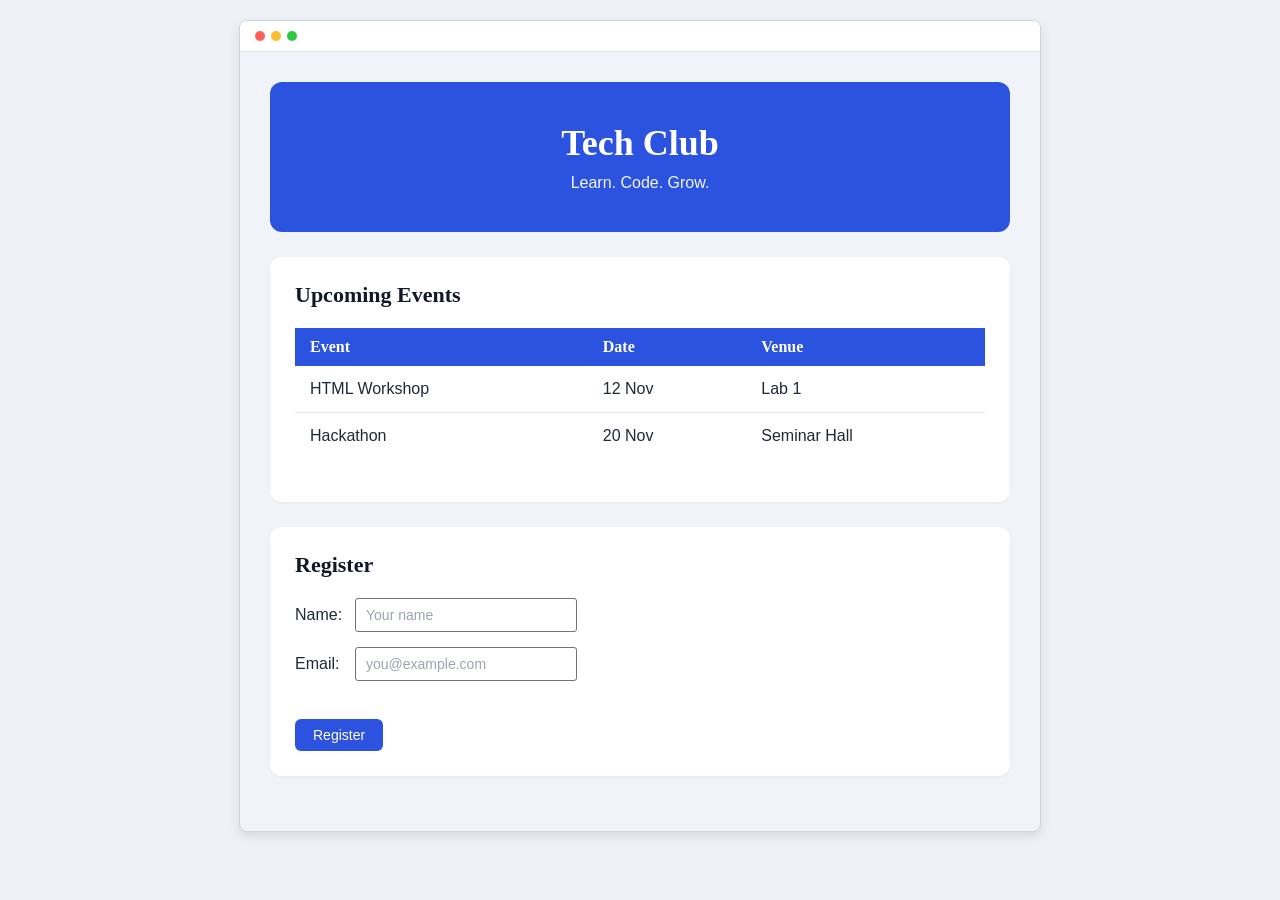
<file: Week 5/index.html>
<!DOCTYPE html>
<html lang="en">
<head>
    <meta charset="UTF-8">
    <meta name="viewport" content="width=device-width, initial-scale=1.0">
    <title>CSS Fundamentals</title>
     <link rel="stylesheet" href="cc.css">
</head>
<body>
    <div class="browser-window">
        <div class="browser-header">
            <div class="browser-dots">
                <div class="dot dot-red"></div>
                <div class="dot dot-yellow"></div>
                <div class="dot dot-green"></div>
            </div>
        </div> 
        <div class="browser-content">
            <div class="hero-banner">
                <h1>Tech Club</h1>
                <p>Learn. Code. Grow.</p>
            </div>
            <div class="card">
                <h2>Upcoming Events</h2>
                <table>
                        <tr>
                            <th>Event</th>
                            <th>Date</th>
                            <th>Venue</th>
                        </tr>
                        <tr>
                            <td>HTML Workshop</td>
                            <td>12 Nov</td>
                            <td>Lab 1</td>
                        </tr>
                        <tr>
                            <td>Hackathon</td>
                            <td>20 Nov</td>
                            <td>Seminar Hall</td>
                        </tr>
                    </table>
                    <br>
            </div>
            <div class="card">
                <h2>Register</h2>
                    <div class="form-group">
                        <label for="name">Name:</label>
                        <input type="text" id="name" placeholder="Your name">
                    </div>
                    <div class="form-group">
                        <label for="email">Email:</label>
                        <input type="email" id="email" placeholder="you@example.com">
                    </div>
                    <br>
                    <button type="submit" class="btn-register">Register</button>
            </div>
        </div>
    </div>

</body>
</html>
</body>
</html>
</file>
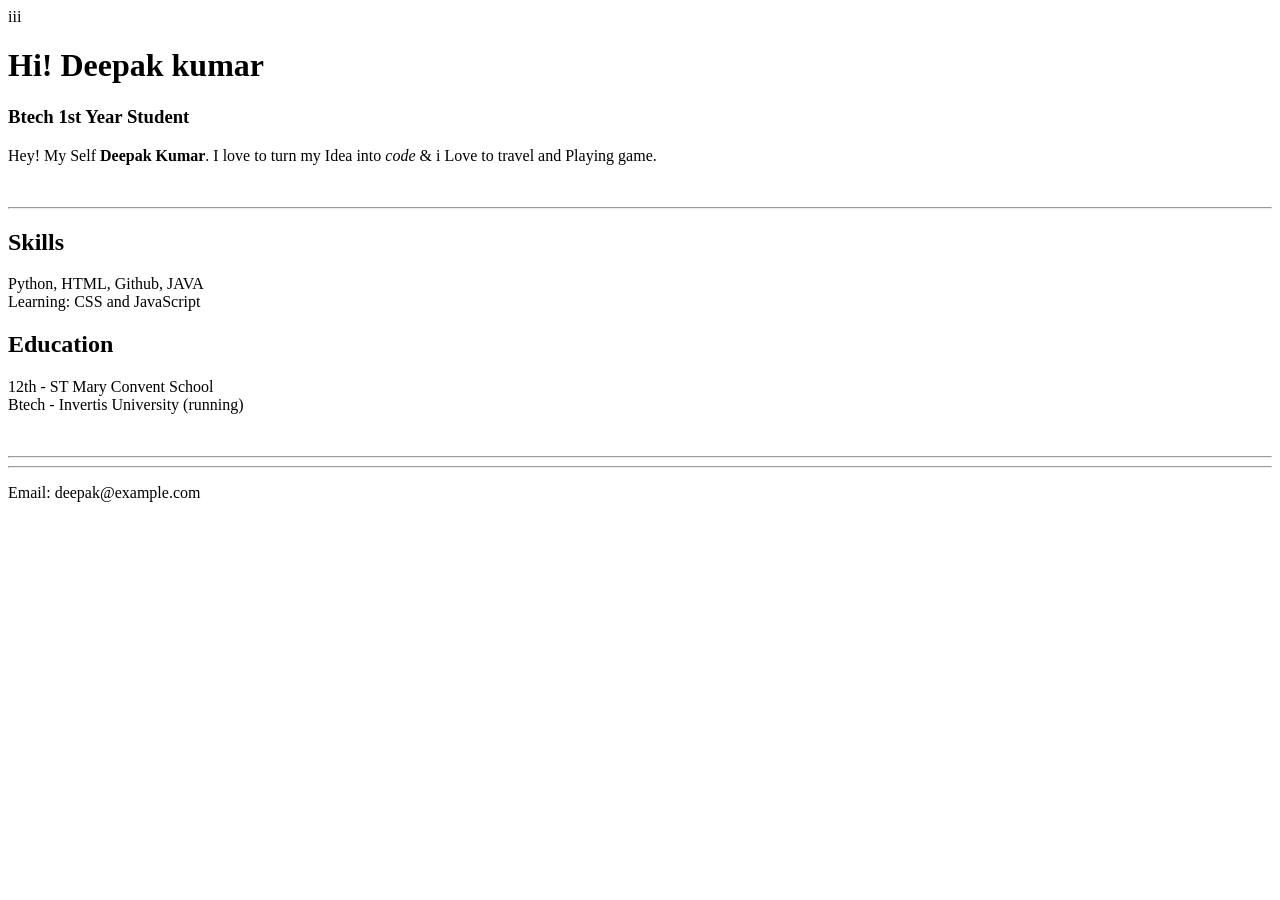
<file: Week 1/dd.html>
<!DOCTYPE html>
<html lang="en">
<head>
    <meta charset="UTF-8">iii
    <title>- Resume</title>
</head>
<body>

    <h1>Hi! Deepak kumar</h1>
    <h3>Btech 1st Year Student</h3>
    <p>Hey! My Self<strong> Deepak Kumar</strong>. I love to turn my Idea into <em>code</em> & i Love to travel and Playing game.</p>
    <br>
    <hr>
     <div id="skills" class="section">
    <h2>Skills</h2>
    <p> Python, HTML, Github, JAVA 
        <br>Learning: CSS and JavaScript</p>
  </div>
    <div id="education" class="section">
    <h2>Education</h2>
    <p>12th - ST Mary Convent School<br>Btech - Invertis University (running)</p>
  </div>
  <br>
  <hr>
</body>
   <hr>
  <p>Email: deepak@example.com</p>
</html>
</file>
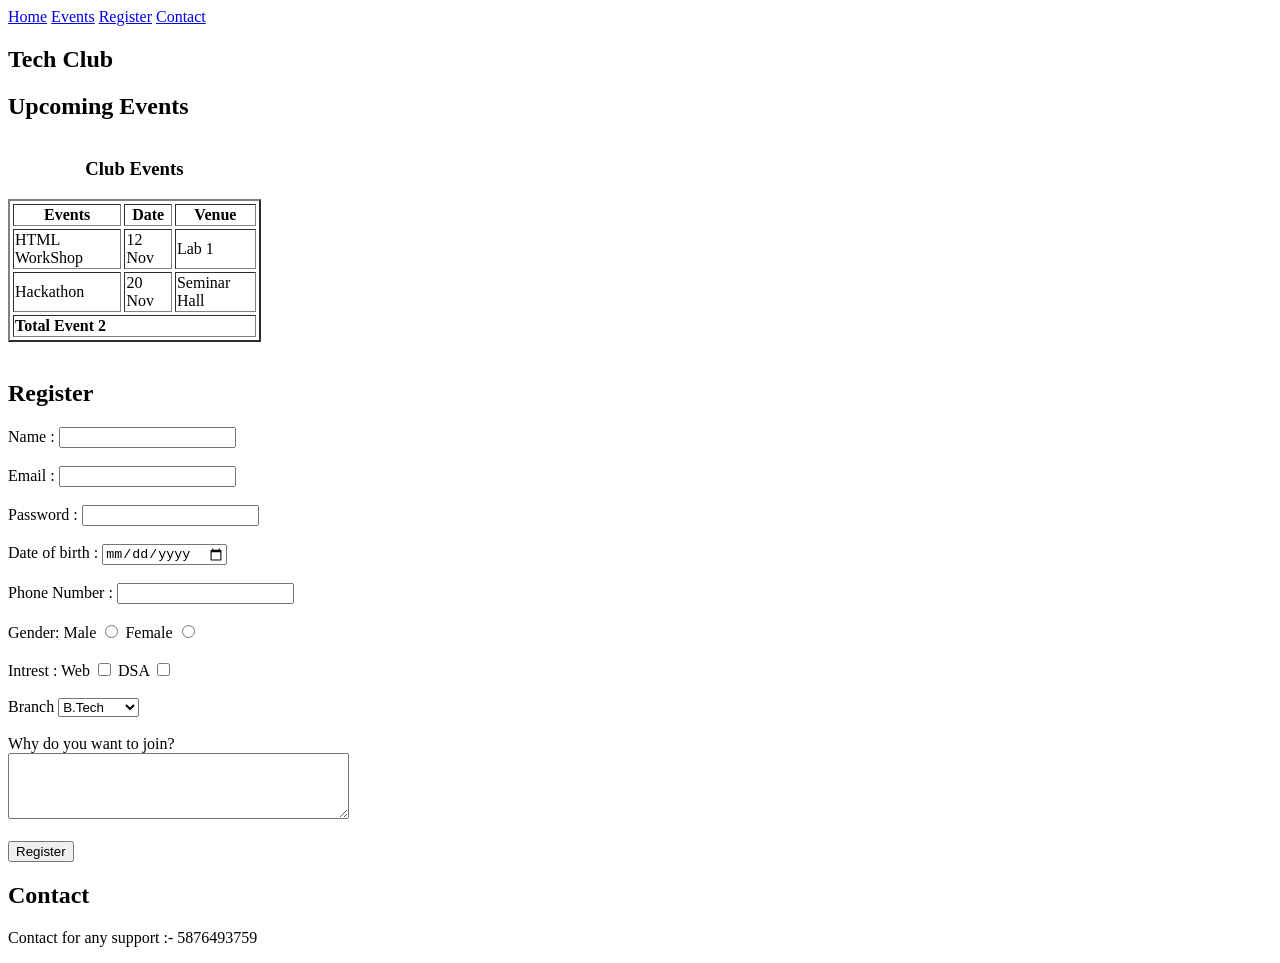
<file: Week 4/aa.html>
<!DOCTYPE html>
<html lang="en">
<head>
    <meta charset="UTF-8">
    <meta name="viewport" content="width=device-width, initial-scale=1.0">
    <title>Tech Club Page</title>
</head>
<body>
<nav>
    <a href="aa.html">Home</a>
    <a href="aa.html">Events</a>
    <a href="aa.html">Register</a>
    <a href="aa.html">Contact</a>

<h1>Tech Club</h1>
<h2>Upcoming Events</h2>
<table width=" 20%", border="2", cellspacing="3">
<caption><h3>Club Events</h3></caption>
<tr>
    <th>Events</th>
    <th>Date</th>
    <th>Venue</th>
</tr align=center>
<tr>
    <td>HTML WorkShop</td>
    <td>12 Nov</td>
    <td>Lab 1</td>
    </tr>
    <tr>
        <td>Hackathon</td>
        <td>20 Nov</td>
        <td>Seminar Hall</td>
    </tr>
    <tr>
    <th colspan="3" align="left" >Total Event 2</th>
    </tr>
    </table>
    <br>
    <h1>Register</h1>
    <label for name>Name :</label>
    <input
    name="Name"
    id="Name"
    type="text"
    required>
    <br><br>
    <label for email>Email :</label>
    <input
    type="text"
    id="Email"
    name="Email"
    required>
    <br><br>
    <label for password>Password :</label>
    <input
    type="text"
    id="password"
    name="password"
    >
    <br><br>
    <label for dob>Date of birth :</label>
    <input 
    type="date"
    id="dob"
    name="DOB"
    required>
    <br><br>
    <label for phone number>Phone Number :</label>
    <input type="tel"
    id="phone"
    name="phone number">
    <br><br>
    <label for gender>Gender:</label>
    <label for male>Male</label>
    <input type="radio"
    id="1"
    name="male"
    Male>
    <label for gender>Female</label>
    <input type="radio"
    id="1"
    name="female"
    female>
    <br><br>
    <label for Intrest>Intrest :</label>
    <label for Web>Web</label>
    <input type="checkbox"
    name="web">
     <label for DSA>DSA</label>
    <input type="checkbox"
    name="DSA">
    <BR>
  <br>
    <label for ="branch">Branch</label>
       <select id="branch" name="branch">
        <option value="btech">B.Tech</option>
        <option value="bca">BCA</option>
        <option value="mca">MCA</option>
        <option value="bsc bed">BCS BED</option>
        </select>
        <br><br>
        <label>Why do you want to join?</label><br>
        <textarea name="reason" rows="4" cols="40"></textarea>
        <br><br>
        <button for="register">Register</button>
        <h1>Contact</h1>
        <p>Contact for any support :- 5876493759</p>

</body>
</html>
</file>
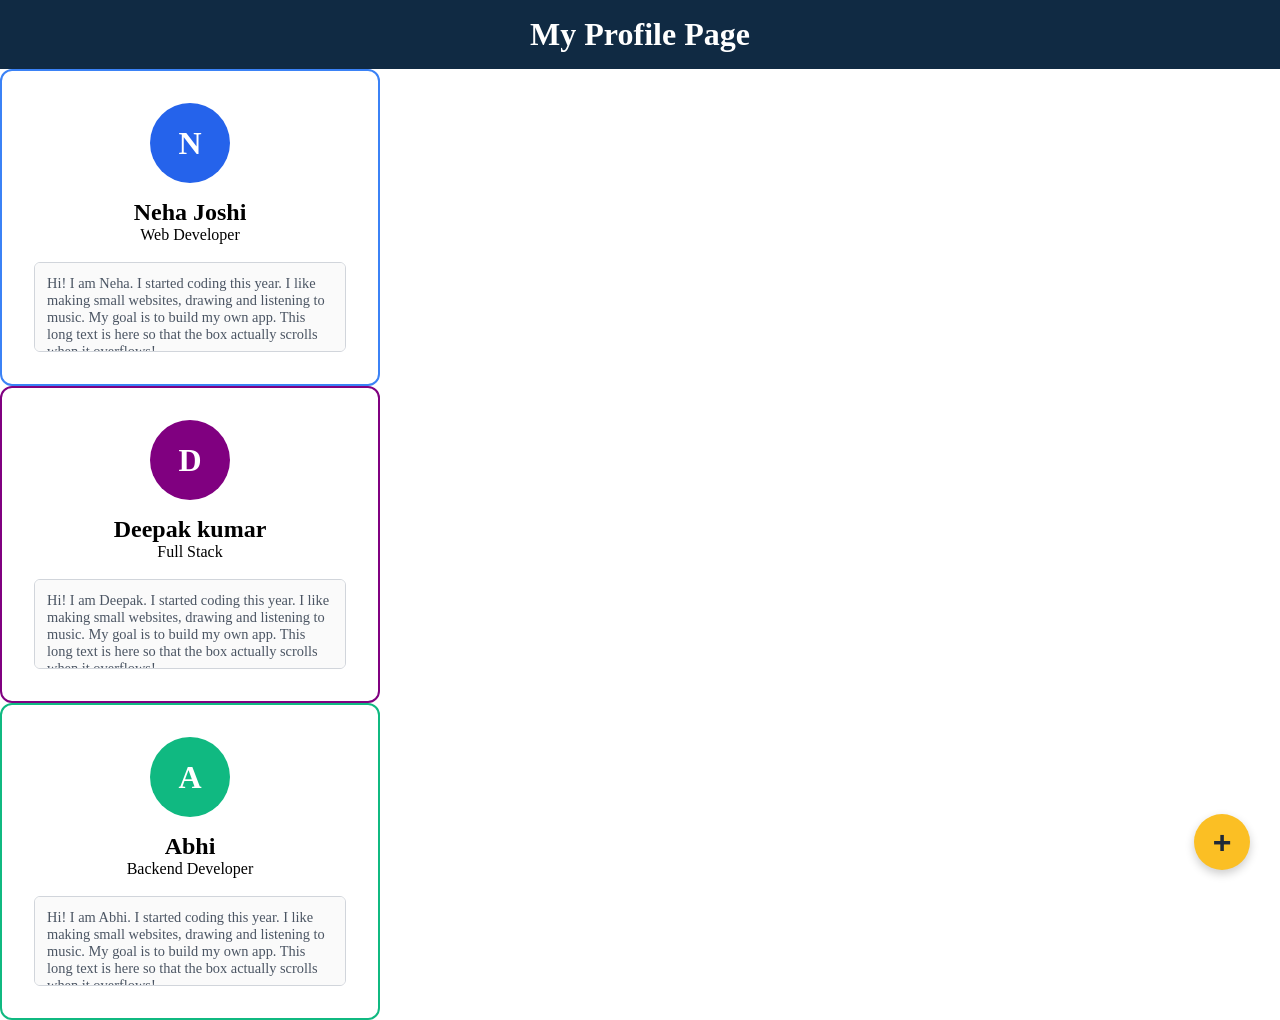
<file: Week 6/xx.html>
<!DOCTYPE html>
<html lang="en">
<head>
    <meta charset="UTF-8">
    <meta name="viewport" content="width=device-width, initial-scale=1.0">
    <title>My profile page</title>
     <link rel="stylesheet" href="xx.css">
</head>
<body>
    <header class="top-bar">
        <h1>My Profile Page</h1>
    </header>

     <main class="container">
    <div class="card card-blue">
        <div class="avatar">N</div>
        <h2 class="name">Neha Joshi</h2>
        <p class="title">Web Developer </p>
        <br>
        <div class="bio-box">
        <p>Hi! I am Neha. I started coding this year. I like making small websites, drawing and listening to music. My goal is to build my own app. This long text is here so that the box actually scrolls when it overflows!</p>
    </div>
    </div>

    <div class="card card-purple">
        <div class="avatar">D</div>
        <h2 class="name">Deepak kumar</h2>
        <p class="title">Full Stack</p>
        <br>
        <div class="bio-box">
        <p>Hi! I am Deepak. I started coding this year. I like making small websites, drawing and listening to music. My goal is to build my own app. This long text is here so that the box actually scrolls when it overflows!</p>
    </div>
    </div>

    <div class="card card-green">
        <div class="avatar">A</div>
        <h2 class="name">Abhi</h2>
        <p class="title">Backend Developer</p>
        <br>

        <div class="bio-box">
        <p>Hi! I am Abhi. I started coding this year. I like making small websites, drawing and listening to music. My goal is to build my own app. This long text is here so that the box actually scrolls when it overflows!</p>
    </div>
    </div>
    </main>
    <button class="fab-btn" aria-label="Add">+</button>
   
</body>
</html>
</file>
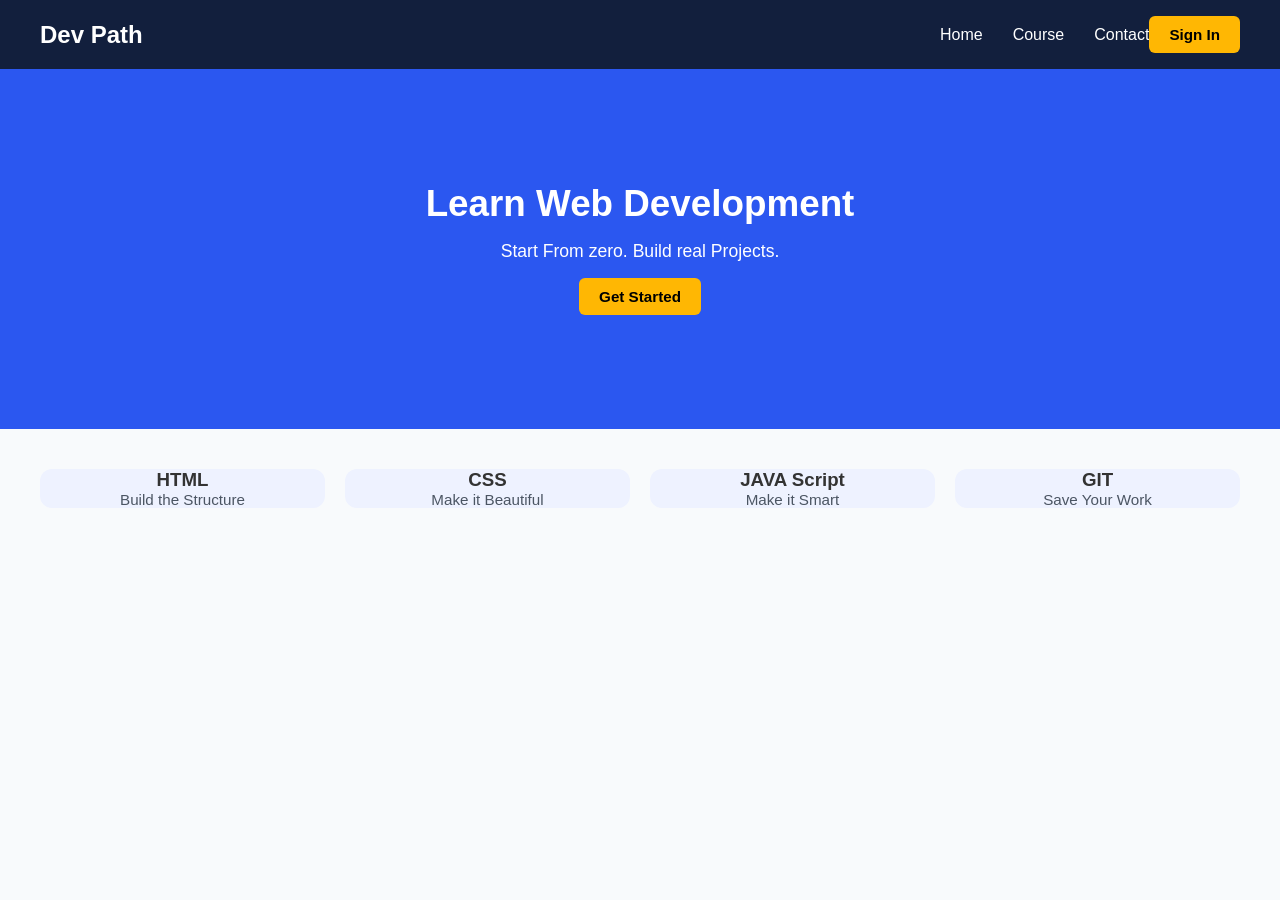
<file: Week 7/ee.html>
<!DOCTYPE html>
<html lang="en">
<head>
    <meta charset="UTF-8">
    <meta name="viewport" content="width=device-width, initial-scale=1.0">
    <title>Dev Path Landing Page</title>
     <link rel="stylesheet" href="ee.css">
</head>
<body>
    <header class="navbar">
        <div class="logo">Dev Path</div>
    <div class="nav-right">
         <ul class="nav-links">
            <li><a href="#home">Home</a></li>
            <li><a href="#course">Course</a></li>
            <li><a href="#contact">Contact</a></li>
         </ul>
         <button class="button-yellow">Sign In</button>
         </div>
         </header>
         <section class="banner">
            <h1>Learn Web Development</h1>
            <p>Start From zero. Build real Projects.</p>
            <button class="button-yellow"> Get Started</button>
         </section>
         <main class="cards-container">
            <div class="card">
                <h3>HTML</h3>
                <P>Build the Structure</P>
            </div>
            <div class="card">
                <h3>CSS</h3>
                <p>Make it Beautiful</p>
            </div>
            <div class="card">
                <h3>JAVA Script</h3>
            <p>Make it Smart</p>
            </div>
            <div class="card">
                <h3>GIT</h3>
                <P>Save Your Work</P>
            </div>
         </main>
    
</body>
</html>
</file>
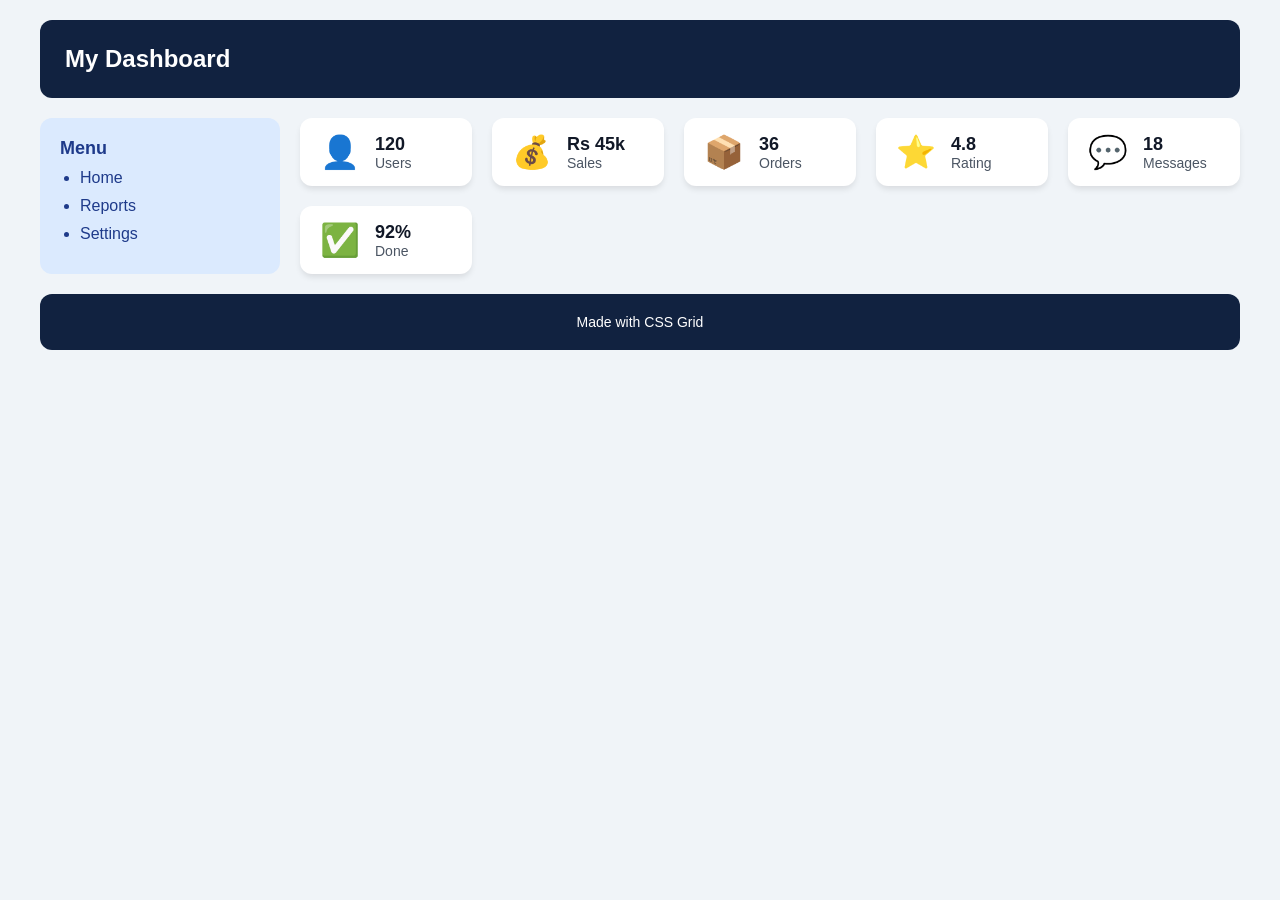
<file: Week 8/bb.html>
<!DOCTYPE html>
<html lang="en">
<head>
    <meta charset="UTF-8">
    <meta name="viewport" content="width=device-width, initial-scale=1.0">
    <title>My Dashboard</title>
    <link rel="stylesheet" href="bb.css">
</head>
<body>
    <div class="dashboard-container">
        <header class="header">
            My Dashboard
        </header>
        <aside class="sidebar">
            <h3>Menu</h3>
            <ul>
                <li>Home</li>
                <li>Reports</li>
                <li>Settings</li>
            </ul>
        </aside>
        <main class="main-content">
            <div class="metric-box">
                <div class="metric-icon">👤</div>
                <div class="metric-details">
                    <span class="metric-value">120</span>
                    <span class="metric-label">Users</span>
                </div>
            </div>

            <div class="metric-box">
                <div class="metric-icon">💰</div>
                <div class="metric-details">
                    <span class="metric-value">Rs 45k</span>
                    <span class="metric-label">Sales</span>
                </div>
            </div>

            <div class="metric-box">
                <div class="metric-icon">📦</div>
                <div class="metric-details">
                    <span class="metric-value">36</span>
                    <span class="metric-label">Orders</span>
                </div>
            </div>

            <div class="metric-box">
                <div class="metric-icon">⭐</div>
                <div class="metric-details">
                    <span class="metric-value">4.8</span>
                    <span class="metric-label">Rating</span>
                </div>
            </div>

            <div class="metric-box">
                <div class="metric-icon">💬</div>
                <div class="metric-details">
                    <span class="metric-value">18</span>
                    <span class="metric-label">Messages</span>
                </div>
            </div>

            <div class="metric-box">
                <div class="metric-icon">✅</div>
                <div class="metric-details">
                    <span class="metric-value">92%</span>
                    <span class="metric-label">Done</span>
                </div>
            </div>

        </main>
            <footer class="footer">
            Made with CSS Grid
        </footer>
        </div>

    
</body>
</html>
</file>
<file: Week 5/cc.css>
body {
    font-family: 'Georgia', serif;
    background-color: #eef2f7;
    margin: 0;
    padding: 20px;
    display: flex;
    justify-content: center;
}
.browser-window {
    width: 100%;
    max-width: 800px;
    background-color: #f0f4f9;
    border-radius: 8px;
    box-shadow: 0 4px 12px rgba(0, 0, 0, 0.1);
    overflow: hidden;
    border: 1px solid #cbd5e1;
}
.browser-header {
    background-color: #ffffff;
    padding: 10px 15px;
    display: flex;
    align-items: center;
    border-bottom: 1px solid #e2e8f0;
}
.browser-dots {
    display: flex;
    gap: 6px;
}

.dot {
    width: 10px;
    height: 10px;
    border-radius: 50%;
}
.dot-red { background-color: #ff5f56; }
.dot-yellow { background-color: #ffbd2e; }
.dot-green { background-color: #27c93f; }

.browser-content {
    padding: 30px;
}

/* Hero Section */
.hero-banner {
    background-color: #2c52e0;
    color: white;
    text-align: center;
    padding: 40px 20px;
    border-radius: 12px;
    margin-bottom: 25px;
}

.hero-banner h1 {
    margin: 0;
    font-size: 36px;
    font-weight: bold;
}

.hero-banner p {
    margin: 10px 0 0 0;
    font-size: 16px;
    opacity: 0.95;
    font-family: 'Segoe UI', sans-serif;
}

/* Card Container */
.card {
    background-color: white;
    border-radius: 12px;
    padding: 25px;
    margin-bottom: 25px;
    box-shadow: 0 1px 3px rgba(0, 0, 0, 0.05);
}

.card h2 {
    margin-top: 0;
    margin-bottom: 20px;
    font-size: 22px;
    color: #111827;
}

/* Table Styling */
table {
    width: 100%;
    border-collapse: collapse;
    text-align: left;
    font-family: 'Segoe UI', sans-serif;
}

th {
    background-color: #2c52e0;
    color: white;
    padding: 10px 15px;
    font-weight: 600;
    font-family: 'Georgia', serif;
}

td {
    padding: 14px 15px;
    color: #1f2937;
    border-bottom: 1px solid #e5e7eb;
}

tr:last-child td {
    border-bottom: none;
}

/* Form Styling */
.form-group {
    margin-bottom: 15px;
    display: flex;
    align-items: center;
    font-family: 'Segoe UI', sans-serif;
}

.form-group label {
    width: 60px;
    color: #1f2937;
    font-weight: 500;
}

.form-group input {
    width: 200px;
    padding: 8px 10px;
    border: 1px solid #6b7280;
    border-radius: 3px;
    font-size: 14px;
    outline: none;
}

.form-group input::placeholder {
    color: #9ca3af;
}

.btn-register {
    background-color: #2c52e0;
    color: white;
    border: none;
    padding: 8px 18px;
    font-size: 14px;
    border-radius: 6px;
    cursor: pointer;
    margin-top: 5px;
    font-family: 'Segoe UI', sans-serif;
}

.btn-register:hover {
    background-color: #1d3db5;
}
</file>
<file: Week 6/xx.css>
*, *::before, *::after {
    box-sizing: border-box;
    margin: 0;
    padding: 0;
}
.card {
    background: white;
    width: 100%;
    max-width: 380px;
    padding: 2rem; 
    border-radius: 12px;
    border: 2px solid #3b82f6; 
    box-shadow: 0 4px 6px rgba(0, 0, 0 ,0,05);
    display: flex;
    flex-direction: column;
    align-items: center;
    text-align: center;
}
    .avatar {
    width: 80px;
    height: 80px;
    border-radius: 50%; /* Circle banane ke liye */
    color: white;
    display: flex;
    align-items: center;
    justify-content: center;
    font-size: 2rem;
    font-weight: bold;
    margin-bottom: 1rem;
}
.card-blue { border-color: #3b82f6; }
.card-blue .avatar { background-color: #2563eb; }

.card-purple {border-color:purple;}
.card-purple .avatar {background-color:purple;}

.card-green {border-color:#10b981;}
.card-green .avatar {background-color:#10b981;}

.bio-box {
    width: 100%;
    height: 90px;
    padding: 0.75rem;
    border: 1px solid #d1d5db;
    border-radius: 6px;
    background-color: #fafafa;
    overflow-y: auto;
    text-align: left;
    font-size: 0.9rem;
    color: #4b5563;
}
.top-bar {
    position: sticky;
    top: 0;
    background-color: #102a43;
    color: white;
    text-align: center;
    padding: 1rem;
    z-index: 1000;
}
.fab-btn {
    position: fixed;
    bottom: 30px;
    right: 30px;
    width: 56px;
    height: 56px;
    background-color: #fbbf24;
    color: #1f2937;
    border: none;
    border-radius: 50%;
    font-size: 2rem;
    font-weight: bold;
    display: flex;
    align-items: center;
    justify-content: center;
    cursor: pointer;
    box-shadow: 0 4px 10px rgba(0, 0, 0, 0.2);
    z-index: 2000;
    transition: background-color 0.2s ease;
}
</file>
<file: Week 7/ee.css>
*{
    box-sizing : border_box;
    margin :0;
    padding: 0;
    font-family: Arial, Helvetica, sans-serif;
}
body{
    background-color: #f8fafc ;
    color:#333;
}
.navbar{
    justify-content: space-between;
    display: flex;
    align-items: center;
    background-color: #121f3d;
    padding: 16px 40px;
    color: #ffffff;;
}
.logo {
    font-size: 1.5rem;
    font-weight: bold;
}
.nav-right {
    display: flex;
    align-items: center;
    gap: 35;
}
.nav-links{
    display: flex;
    list-style: none;
    gap: 30px;
}   
.nav-links a{
    color: #ffffff;
    text-decoration:none;
    font-size: 1rem;
    font-weight: 500;
    transition: opacity 0.2s;

}
.nav-links a :home{
    opacity: 0.8;
}
.button-yellow{
    background-color:#ffb703 ;
    color: #000000;
    border:none;
    padding: 10px 20px;
    border-radius: 6px;
    font-size: 0.95rem;
    cursor: pointer;
    transition: background-color 0.2s;
    font-weight: bold;
}
.button-yellow:hower{
    background-color: #ffa200;
}
.banner {
    display: flex;
    flex-direction: column;
    justify-content: center;
    align-items: center;
    color:#ffffff;
    height: 320px;
    padding :20px;
    gap: 16px;
    text-align:center;
    background-color: #2b57f0;
}
.banner h1{
    font-size: 2.3rem;
    font-weight: 
    700;
}
.banner p{
    font-size:1.1rem;
    font-weight: 0.9;
}
.cards-container{
    display: flex;
    flex-wrap: wrap;
    gap: 20px;
    padding : 40px;
    max-width: 1200px;
    margin: 0 auto;
}
.card{
    flex: 1 1 200px;
    background-color: #eef2ff;
    padding : 30 px 20px;
    border-radius : 12px;
    text-align: center;
}
.crad h3{
    font-size : 1.25rem;
    color: #121f3d;
    margin-bottom: 0.95rem;
}
.card p {
    color : #4b5563;
    font-size: 0.95rem;
}
@media (max-width: 600px) {
    .navbar {
        flex-direction:column;
        gap : 15 px;
    }
    .nav-right{
        flex-direction: column;
        gap : 15px;
    }
    .cards-container{
        padding : 20px;
    }
    
}
</file>
<file: Week 8/bb.css>
body {
            font-family: Arial, sans-serif;
            background-color: #f0f4f8;
            margin: 0;
            padding: 20px;
            display: flex;
            justify-content: center;
        }
.dashboard-container {
            display: grid;
            grid-template-columns: 240px 1fr;
            grid-template-rows: auto 1fr auto;
            gap: 20px;
            grid-template-areas:
                "head head"
                "side main"
                "foot foot";
            width: 100%;
            max-width: 1200px;
        }  

.main-content {
            grid-area: main;
            display: grid;
            grid-template-columns: repeat(auto-fit, minmax(150px, 1fr));
            gap: 20px;
            align-content: start;
        }
.header {
            grid-area: head; 
            background-color: #112240;
            color: white;
            padding: 25px;
            border-radius: 12px;
            font-size: 24px;
            font-weight: bold;
        }

        .sidebar {
            grid-area: side; 
            background-color: #dbeafe;
            color: #1e3a8a;
            padding: 20px;
            border-radius: 12px;
        }
.footer {
            grid-area: foot;  
            background-color: #112240;
            color: white;
            text-align: center;
            padding: 20px;
            border-radius: 12px;
            font-size: 14px;
        }
        .metric-box {
            background-color: white;
            border-radius: 12px;
            padding: 15px 20px;

            display: flex;
            align-items: center;   
            gap: 15px;            

            box-shadow: 0 4px 6px -1px rgba(0, 0, 0, 0.1);
        }

        .metric-icon {
            font-size: 32px;
            display: flex;
            align-items: center;
            justify-content: center;
        }

        .metric-details {
            display: flex;
            flex-direction: column;
        }

        .metric-value {
            font-size: 18px;
            font-weight: bold;
            color: #111827;
        }

        .metric-label {
            font-size: 14px;
            color: #4b5563;
        }

        .sidebar h3 {
            margin-top: 0;
            font-size: 18px;
            margin-bottom: 10px;
        }

        .sidebar ul {
            list-style-type: disc;
            padding-left: 20px;
            margin: 0;
        }

        .sidebar ul li {
            margin-bottom: 10px;
            font-weight: 500;
        }
</file>
